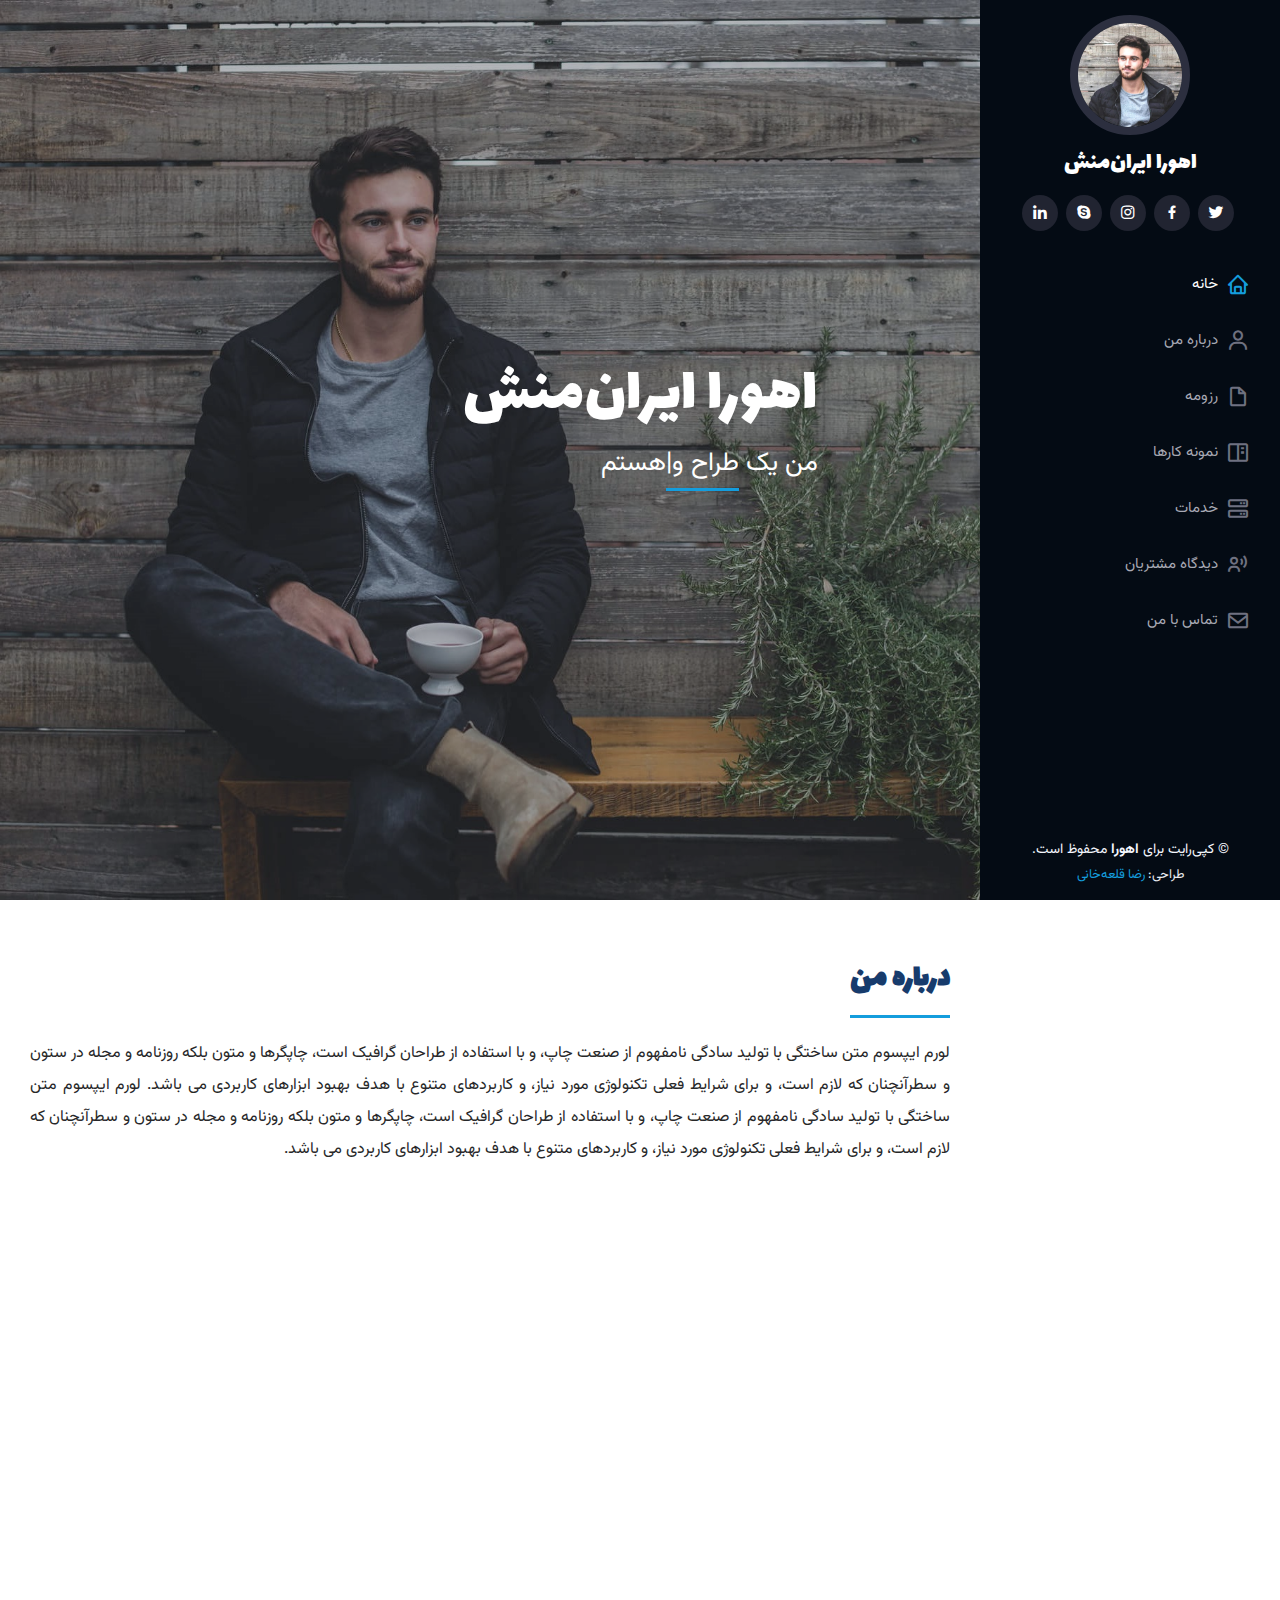
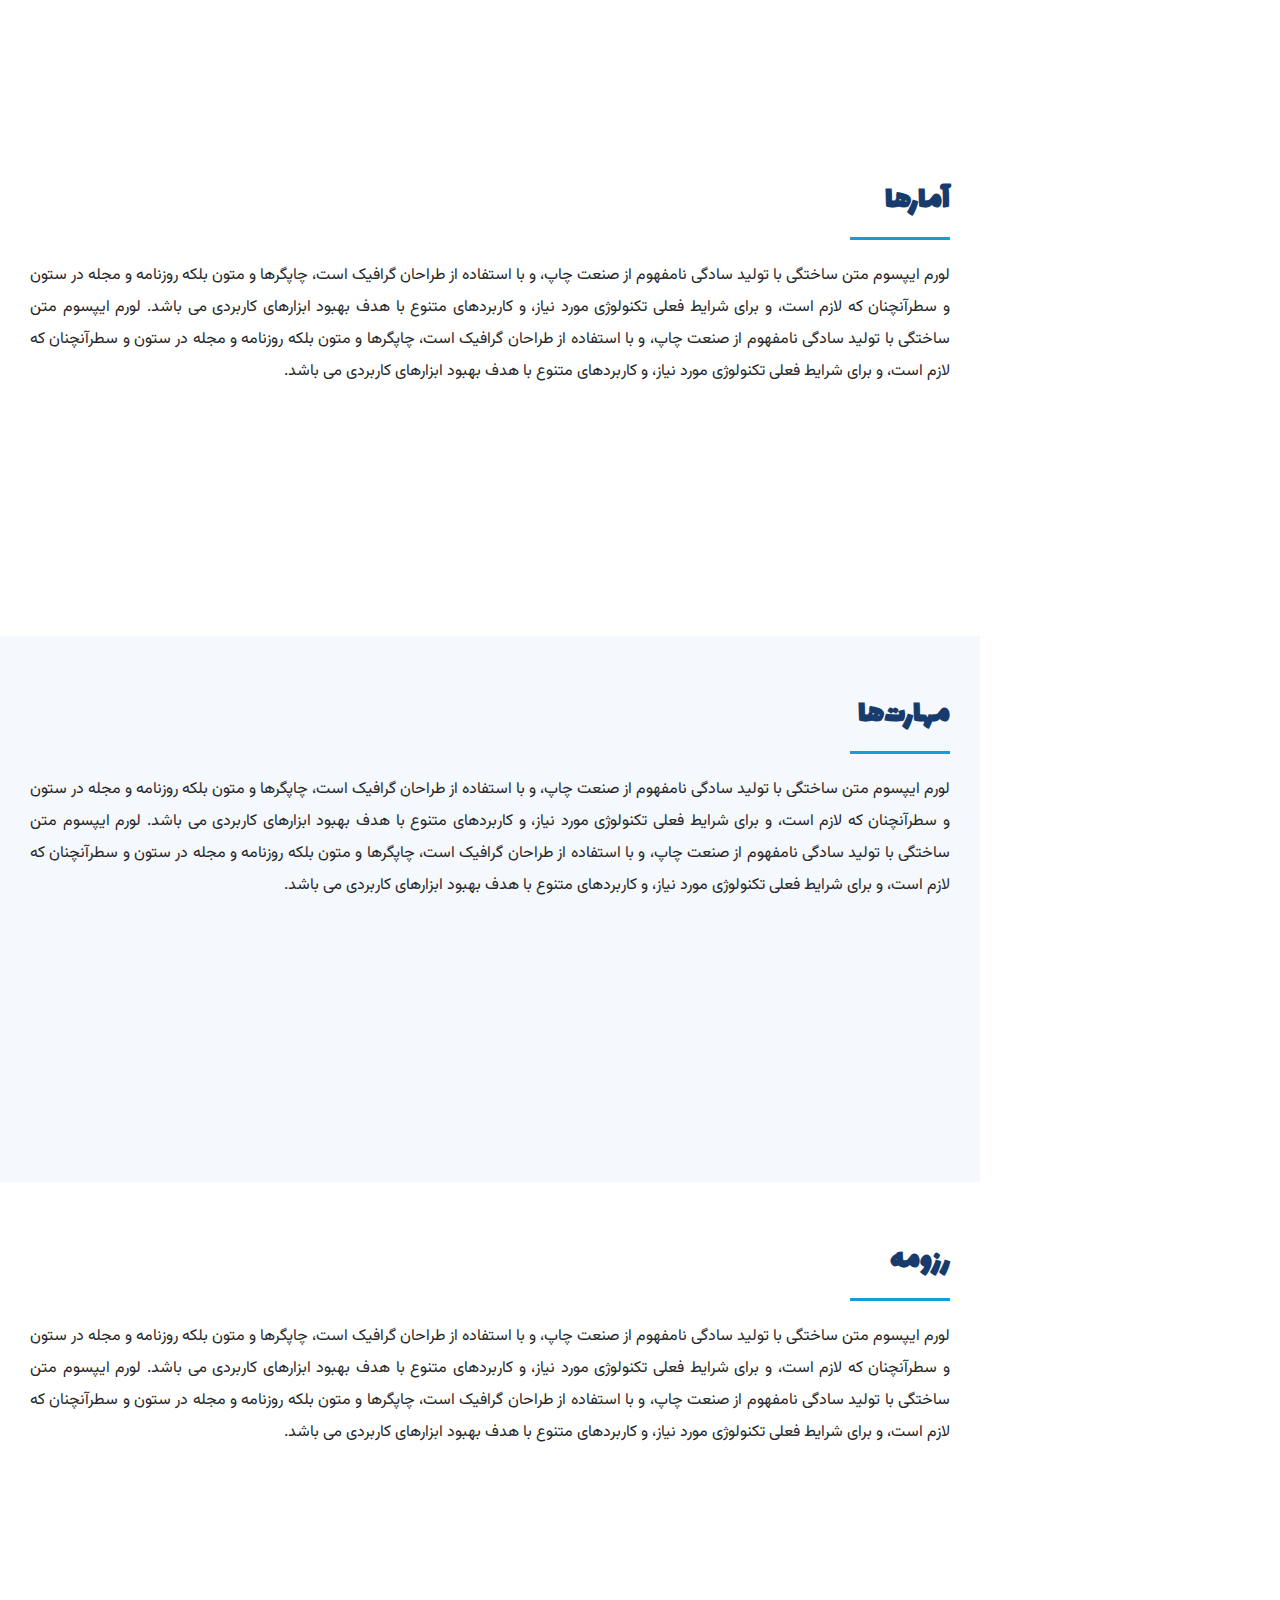
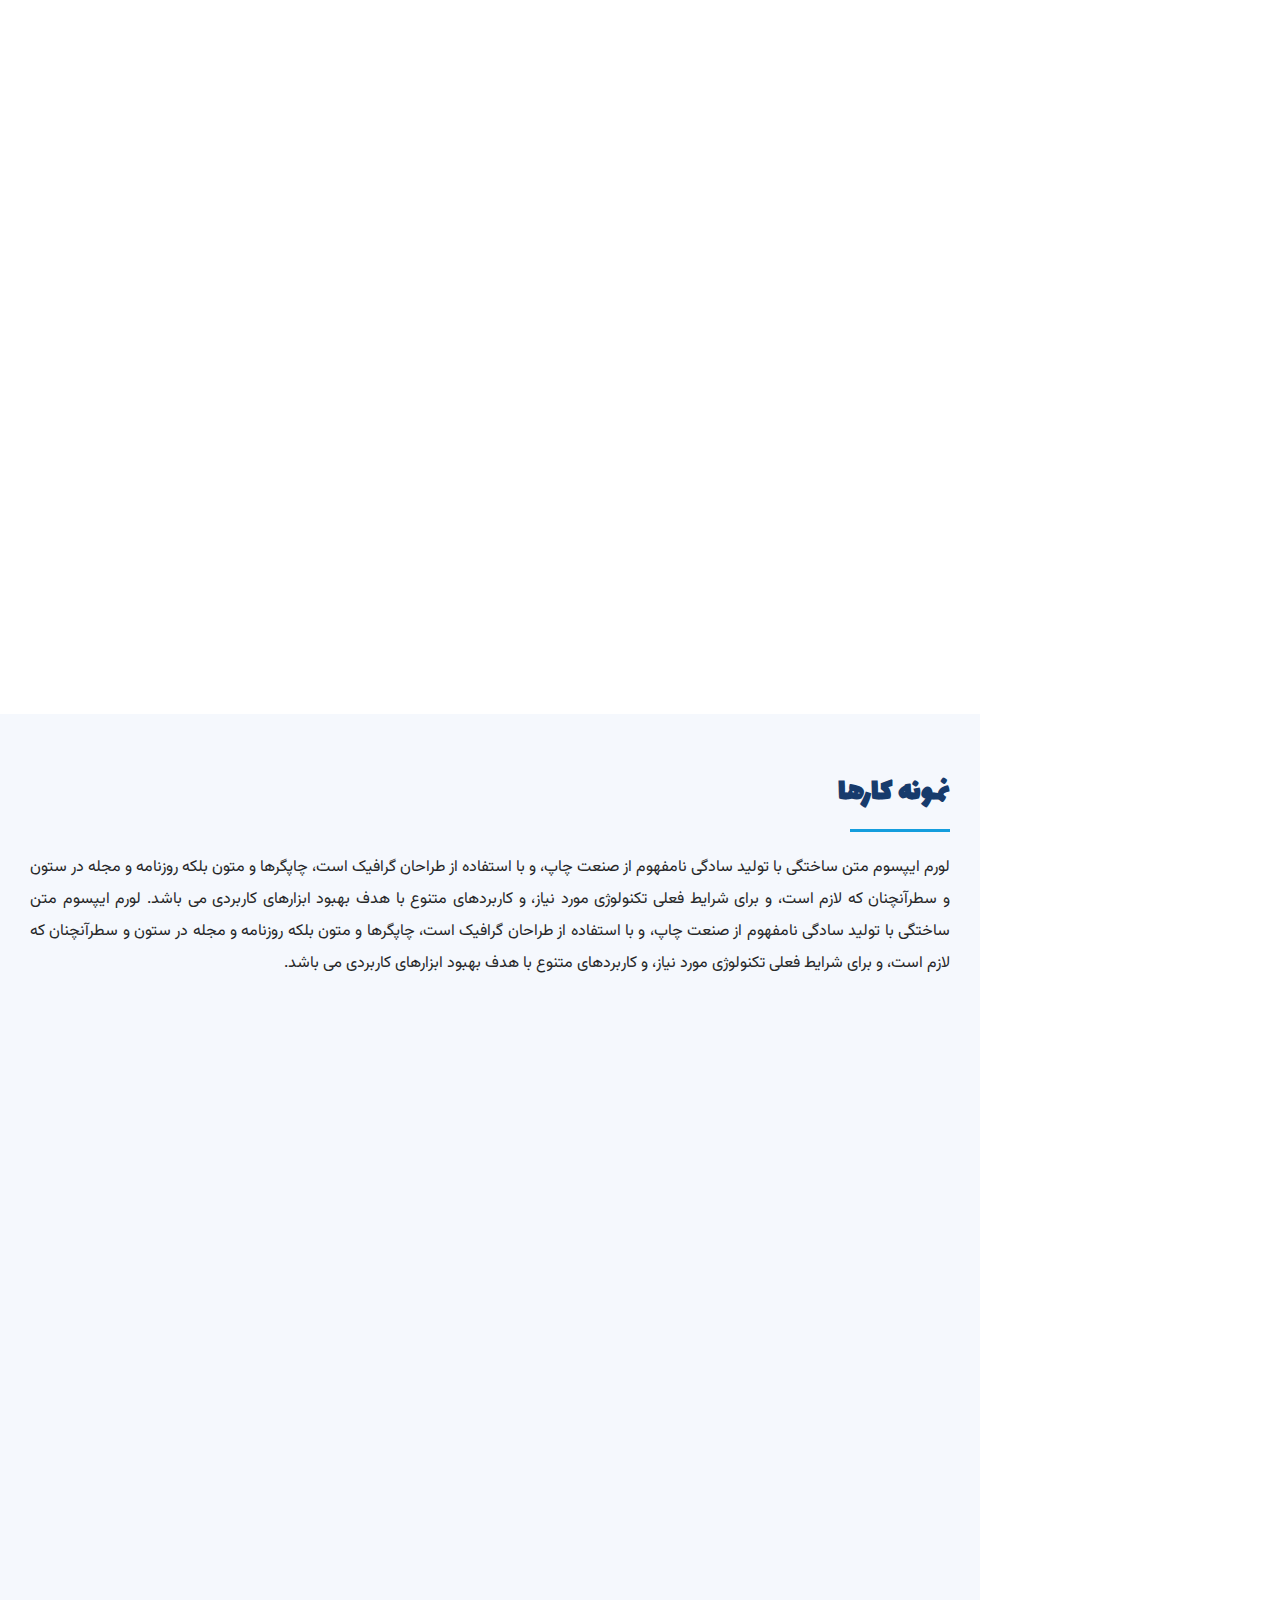
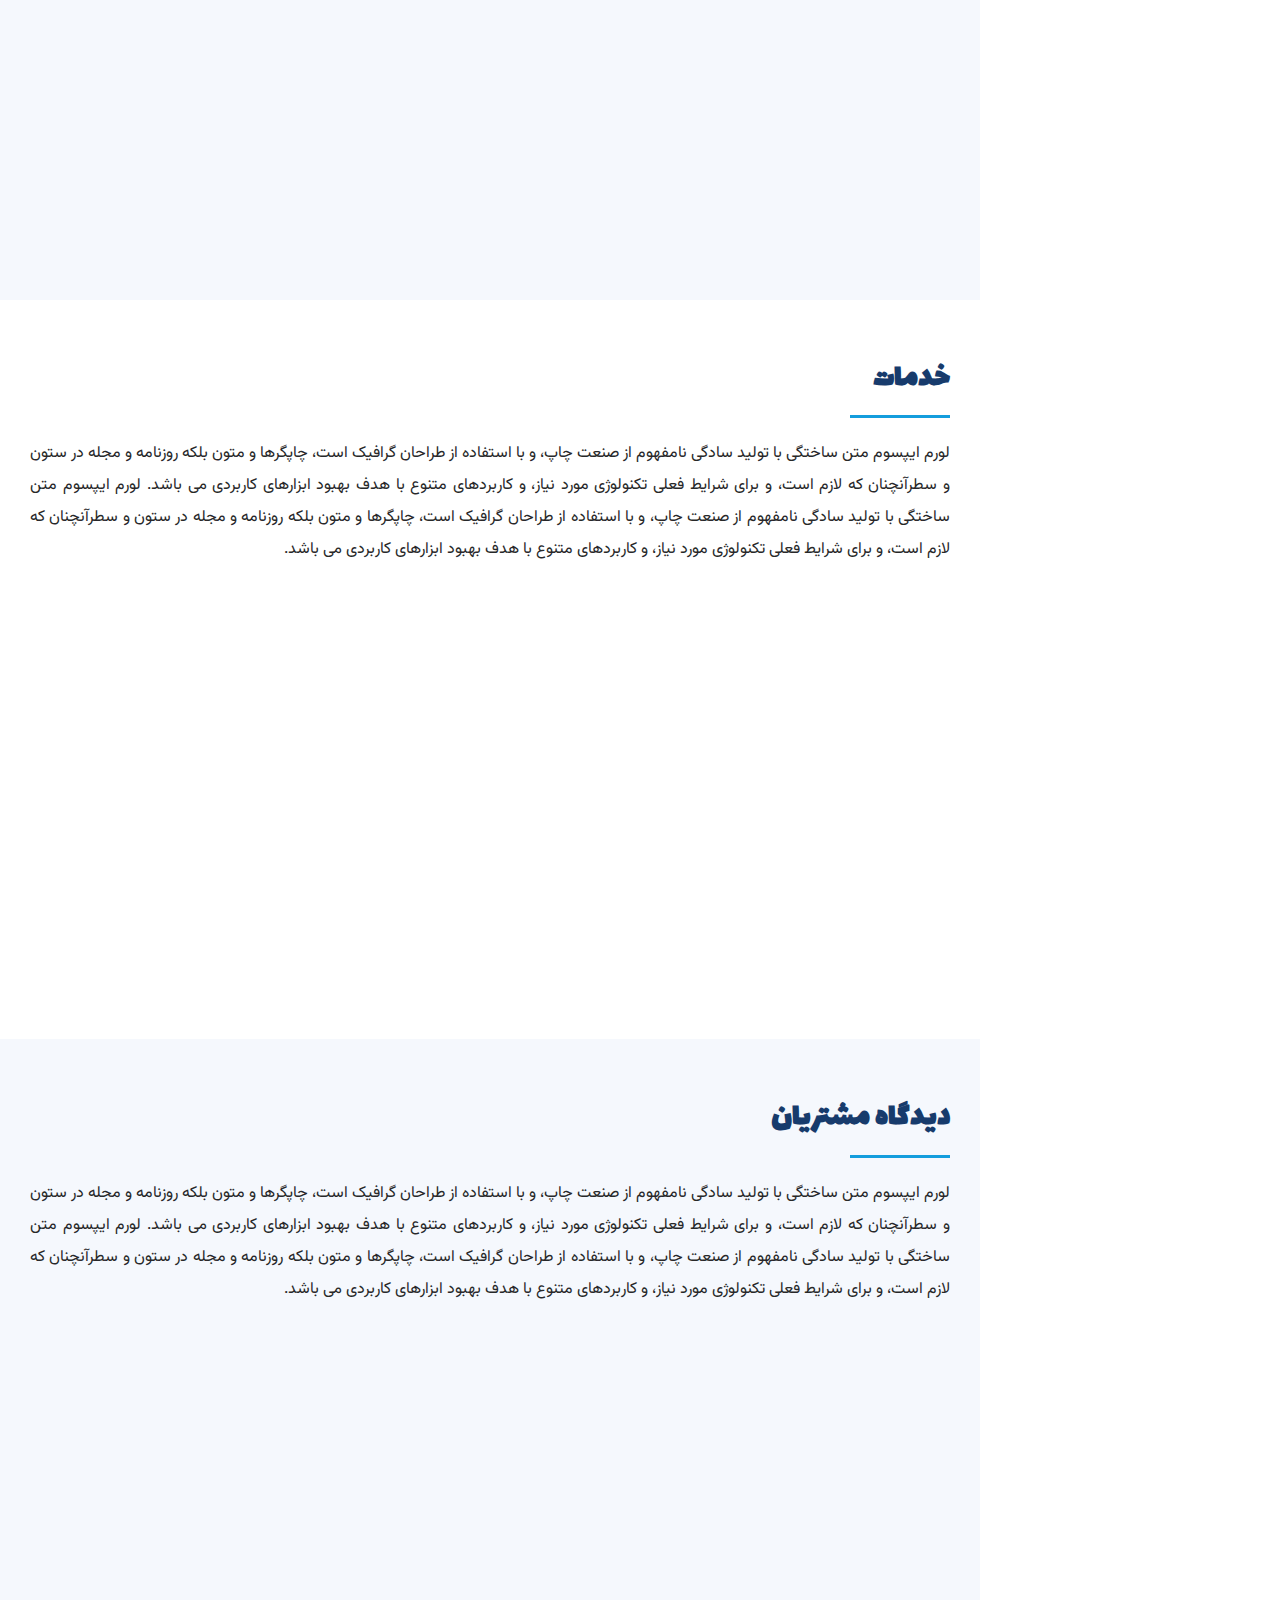
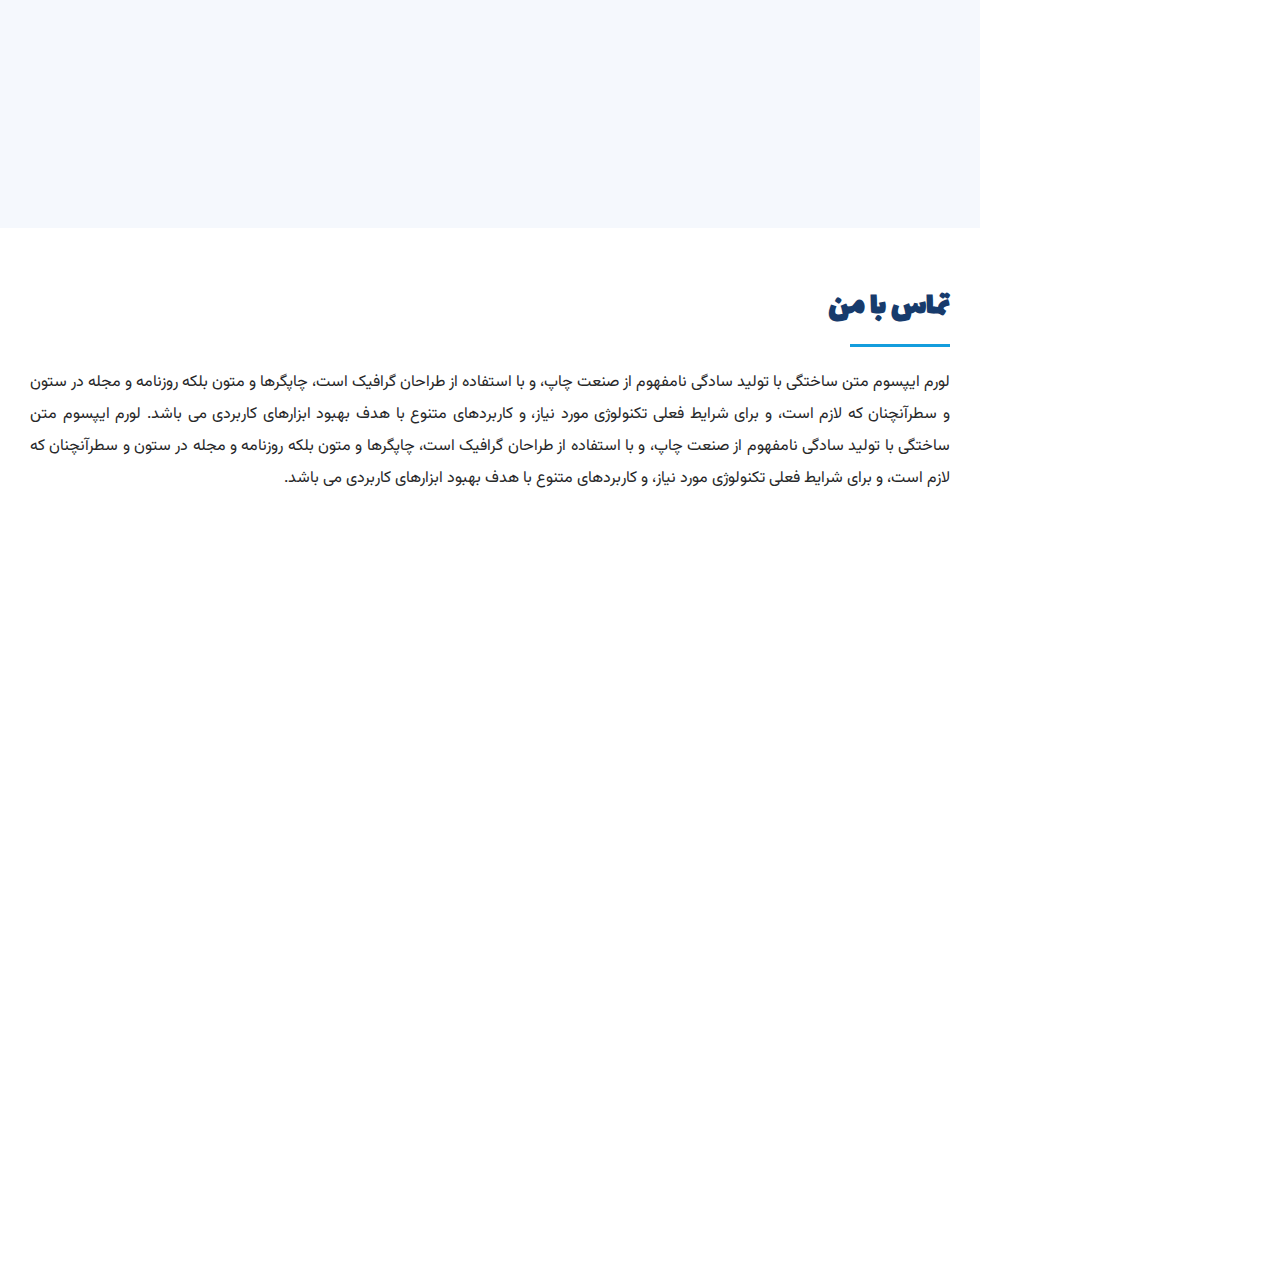
<file: index.html>
<!DOCTYPE html>
<html lang="fa_IR" dir="rtl">

<head>
  <meta charset="utf-8">
  <meta content="width=device-width, initial-scale=1.0" name="viewport">

  <title>اهورا ایران‌منش</title>
  <meta content="" name="description">
  <meta content="" name="keywords">

  <!-- Favicons -->
  <link href="assets/img/favicon.png" rel="icon">
  <link href="assets/img/apple-touch-icon.png" rel="apple-touch-icon">

  <!-- Vendor CSS Files -->
  <link href="assets/vendor/aos/aos.css" rel="stylesheet">
  <link href="assets/vendor/bootstrap/css/bootstrap.rtl.min.css" rel="stylesheet">
  <link href="assets/vendor/bootstrap-icons/bootstrap-icons.css" rel="stylesheet">
  <link href="assets/vendor/boxicons/css/boxicons.min.css" rel="stylesheet">
  <link href="assets/vendor/glightbox/css/glightbox.min.css" rel="stylesheet">
  <link href="assets/vendor/swiper/swiper-bundle.min.css" rel="stylesheet">

  <!-- Template Main CSS File -->
  <link href="assets/css/style.css" rel="stylesheet">

</head>

<body>

  <!-- ======= Mobile nav toggle button ======= -->
  <i class="bi bi-list mobile-nav-toggle d-xl-none"></i>

  <!-- ======= Header ======= -->
  <header id="header">
    <div class="d-flex flex-column">

      <div class="profile">
        <img src="assets/img/profile-img.jpg" alt="" class="img-fluid rounded-circle">
        <h1 class="text-light"><a href="index.html">اهورا ایران‌منش</a></h1>
        <div class="social-links mt-3 text-center">
          <a href="#" class="twitter"><i class="bx bxl-twitter"></i></a>
          <a href="#" class="facebook"><i class="bx bxl-facebook"></i></a>
          <a href="#" class="instagram"><i class="bx bxl-instagram"></i></a>
          <a href="#" class="google-plus"><i class="bx bxl-skype"></i></a>
          <a href="#" class="linkedin"><i class="bx bxl-linkedin"></i></a>
        </div>
      </div>

      <nav id="navbar" class="nav-menu navbar">
        <ul>
          <li><a href="#hero" class="nav-link scrollto active"><i class="bx bx-home"></i> <span>خانه</span></a></li>
          <li><a href="#about" class="nav-link scrollto"><i class="bx bx-user"></i> <span>درباره من</span></a></li>
          <li><a href="#resume" class="nav-link scrollto"><i class="bx bx-file-blank"></i> <span>رزومه</span></a></li>
          <li><a href="#portfolio" class="nav-link scrollto"><i class="bx bx-book-content"></i> <span>نمونه
                کارها</span></a></li>
          <li><a href="#services" class="nav-link scrollto"><i class="bx bx-server"></i> <span>خدمات</span></a></li>
          <li><a href="#testimonials" class="nav-link scrollto"><i class="bx bx-user-voice"></i> <span>دیدگاه مشتریان</span></a></li>
          <li><a href="#contact" class="nav-link scrollto"><i class="bx bx-envelope"></i> <span>تماس با من</span></a>
          </li>
        </ul>
      </nav><!-- .nav-menu -->
    </div>
  </header><!-- End Header -->

  <!-- ======= Hero Section ======= -->
  <section id="hero" class="d-flex flex-column justify-content-center align-items-center">
    <div class="hero-container" data-aos="fade-in">
      <h1>اهورا ایران‌منش</h1>
      <p>من یک <span class="typed" data-typed-items="طراح وب, توسعه‌دهنده پایتون, فریلنسر, لینوکس‌باز"></span>هستم</p>
    </div>
  </section><!-- End Hero -->

  <main id="main">

    <!-- ======= About Section ======= -->
    <section id="about" class="about">
      <div class="container">

        <div class="section-title">
          <h2>درباره من</h2>
          <p>لورم ایپسوم متن ساختگی با تولید سادگی نامفهوم از صنعت چاپ، و با استفاده از طراحان گرافیک است، چاپگرها و
            متون بلکه روزنامه و مجله در ستون و سطرآنچنان که لازم است، و برای شرایط فعلی تکنولوژی مورد نیاز، و کاربردهای
            متنوع با هدف بهبود ابزارهای کاربردی می باشد. لورم ایپسوم متن ساختگی با تولید سادگی نامفهوم از صنعت چاپ، و با
            استفاده از طراحان گرافیک است، چاپگرها و متون بلکه روزنامه و مجله در ستون و سطرآنچنان که لازم است، و برای
            شرایط فعلی تکنولوژی مورد نیاز، و کاربردهای متنوع با هدف بهبود ابزارهای کاربردی می باشد.</p>
        </div>

        <div class="row">
          <div class="col-lg-4" data-aos="fade-right">
            <img src="assets/img/profile-img.jpg" class="img-fluid" alt="">
          </div>
          <div class="col-lg-8 pt-4 pt-lg-0 content" data-aos="fade-left">
            <h3>طراح UI/UX و توسعه‌دهنده پایتون</h3>
            <p>
              لورم ایپسوم متن ساختگی با تولید سادگی نامفهوم از صنعت چاپ، و با استفاده از طراحان گرافیک است.
            </p>
            <div class="row mb-3">
              <div class="col-lg-6">
                <ul>
                  <li><i class="bi bi-chevron-left"></i> <strong>تاریخ تولد:</strong> <span>13 تیر ماه 1380</span></li>
                  <li><i class="bi bi-chevron-left"></i> <strong>آدرس وبسایت:</strong> <span>www.example.com</span></li>
                  <li><i class="bi bi-chevron-left"></i> <strong>شماره تماس:</strong> <span>09112223344</span></li>
                  <li><i class="bi bi-chevron-left"></i> <strong>شماره فکس:</strong> <span>02112345678</span></li>
                </ul>
              </div>
              <div class="col-lg-6">
                <ul>
                  <li><i class="bi bi-chevron-left"></i> <strong>سن:</strong> <span>23</span></li>
                  <li><i class="bi bi-chevron-left"></i> <strong>تحصیلات:</strong> <span>کارشناسی</span></li>
                  <li><i class="bi bi-chevron-left"></i> <strong>آدرس ایمیل:</strong> <span>email@example.com</span>
                  </li>
                  <li><i class="bi bi-chevron-left"></i> <strong>محل سکونت:</strong> <span>تهران</span></li>
                </ul>
              </div>
            </div>
            <p class="text-justify">
              لورم ایپسوم متن ساختگی با تولید سادگی نامفهوم از صنعت چاپ، و با استفاده از طراحان گرافیک است، چاپگرها و
              متون بلکه روزنامه و مجله در ستون و سطرآنچنان که لازم است، و برای شرایط فعلی تکنولوژی مورد نیاز، و
              کاربردهای متنوع با هدف بهبود ابزارهای کاربردی می باشد. لورم ایپسوم متن ساختگی با تولید سادگی نامفهوم از
              صنعت چاپ، و با استفاده از طراحان گرافیک است و برای شرایط فعلی تکنولوژی مورد نیاز، و کاربردهای متنوع با هدف
              بهبود ابزارهای کاربردی می باشد.
            </p>
          </div>
        </div>

      </div>
    </section><!-- End About Section -->

    <!-- ======= Facts Section ======= -->
    <section id="facts" class="facts">
      <div class="container">

        <div class="section-title">
          <h2>آمارها</h2>
          <p>لورم ایپسوم متن ساختگی با تولید سادگی نامفهوم از صنعت چاپ، و با استفاده از طراحان گرافیک است، چاپگرها و
            متون بلکه روزنامه و مجله در ستون و سطرآنچنان که لازم است، و برای شرایط فعلی تکنولوژی مورد نیاز، و کاربردهای
            متنوع با هدف بهبود ابزارهای کاربردی می باشد. لورم ایپسوم متن ساختگی با تولید سادگی نامفهوم از صنعت چاپ، و با
            استفاده از طراحان گرافیک است، چاپگرها و متون بلکه روزنامه و مجله در ستون و سطرآنچنان که لازم است، و برای
            شرایط فعلی تکنولوژی مورد نیاز، و کاربردهای متنوع با هدف بهبود ابزارهای کاربردی می باشد.</p>
        </div>

        <div class="row no-gutters">

          <div class="col-lg-3 col-md-6 d-md-flex align-items-md-stretch" data-aos="fade-up">
            <div class="count-box">
              <i class="bi bi-emoji-smile"></i>
              <span data-purecounter-start="0" data-purecounter-end="232" data-purecounter-duration="1"
                class="purecounter"></span>
              <p><strong>مشتری رضایتمند</strong> با افتخار</p>
            </div>
          </div>

          <div class="col-lg-3 col-md-6 d-md-flex align-items-md-stretch" data-aos="fade-up" data-aos-delay="100">
            <div class="count-box">
              <i class="bi bi-journal-richtext"></i>
              <span data-purecounter-start="0" data-purecounter-end="521" data-purecounter-duration="1"
                class="purecounter"></span>
              <p><strong>پروژه موفق</strong> انجام شده</p>
            </div>
          </div>

          <div class="col-lg-3 col-md-6 d-md-flex align-items-md-stretch" data-aos="fade-up" data-aos-delay="200">
            <div class="count-box">
              <i class="bi bi-headset"></i>
              <span data-purecounter-start="0" data-purecounter-end="1453" data-purecounter-duration="1"
                class="purecounter"></span>
              <p><strong>ساعت پشتیبانی</strong> سپری شده</p>
            </div>
          </div>

          <div class="col-lg-3 col-md-6 d-md-flex align-items-md-stretch" data-aos="fade-up" data-aos-delay="300">
            <div class="count-box">
              <i class="bi bi-people"></i>
              <span data-purecounter-start="0" data-purecounter-end="32" data-purecounter-duration="1"
                class="purecounter"></span>
              <p><strong>گواهینامه معتبر</strong> اخذ شده</p>
            </div>
          </div>

        </div>

      </div>
    </section><!-- End Facts Section -->

    <!-- ======= Skills Section ======= -->
    <section id="skills" class="skills section-bg">
      <div class="container">

        <div class="section-title">
          <h2>مهارت‌ها</h2>
          <p>لورم ایپسوم متن ساختگی با تولید سادگی نامفهوم از صنعت چاپ، و با استفاده از طراحان گرافیک است، چاپگرها و
            متون بلکه روزنامه و مجله در ستون و سطرآنچنان که لازم است، و برای شرایط فعلی تکنولوژی مورد نیاز، و کاربردهای
            متنوع با هدف بهبود ابزارهای کاربردی می باشد. لورم ایپسوم متن ساختگی با تولید سادگی نامفهوم از صنعت چاپ، و با
            استفاده از طراحان گرافیک است، چاپگرها و متون بلکه روزنامه و مجله در ستون و سطرآنچنان که لازم است، و برای
            شرایط فعلی تکنولوژی مورد نیاز، و کاربردهای متنوع با هدف بهبود ابزارهای کاربردی می باشد.</p>
        </div>

        <div class="row skills-content">

          <div class="col-lg-6" data-aos="fade-up">

            <div class="progress">
              <span class="skill">HTML <i class="val">100%</i></span>
              <div class="progress-bar-wrap">
                <div class="progress-bar" role="progressbar" aria-valuenow="100" aria-valuemin="0" aria-valuemax="100">
                </div>
              </div>
            </div>

            <div class="progress">
              <span class="skill">CSS <i class="val">90%</i></span>
              <div class="progress-bar-wrap">
                <div class="progress-bar" role="progressbar" aria-valuenow="90" aria-valuemin="0" aria-valuemax="100">
                </div>
              </div>
            </div>

            <div class="progress">
              <span class="skill">جاوا اسکریپت <i class="val">75%</i></span>
              <div class="progress-bar-wrap">
                <div class="progress-bar" role="progressbar" aria-valuenow="75" aria-valuemin="0" aria-valuemax="100">
                </div>
              </div>
            </div>

          </div>

          <div class="col-lg-6" data-aos="fade-up" data-aos-delay="100">

            <div class="progress">
              <span class="skill">PHP <i class="val">80%</i></span>
              <div class="progress-bar-wrap">
                <div class="progress-bar" role="progressbar" aria-valuenow="80" aria-valuemin="0" aria-valuemax="100">
                </div>
              </div>
            </div>

            <div class="progress">
              <span class="skill">وردپرس <i class="val">90%</i></span>
              <div class="progress-bar-wrap">
                <div class="progress-bar" role="progressbar" aria-valuenow="90" aria-valuemin="0" aria-valuemax="100">
                </div>
              </div>
            </div>

            <div class="progress">
              <span class="skill">پایتون <i class="val">55%</i></span>
              <div class="progress-bar-wrap">
                <div class="progress-bar" role="progressbar" aria-valuenow="55" aria-valuemin="0" aria-valuemax="100">
                </div>
              </div>
            </div>

          </div>

        </div>

      </div>
    </section><!-- End Skills Section -->

    <!-- ======= Resume Section ======= -->
    <section id="resume" class="resume">
      <div class="container">

        <div class="section-title">
          <h2>رزومه</h2>
          <p>لورم ایپسوم متن ساختگی با تولید سادگی نامفهوم از صنعت چاپ، و با استفاده از طراحان گرافیک است، چاپگرها و
            متون بلکه روزنامه و مجله در ستون و سطرآنچنان که لازم است، و برای شرایط فعلی تکنولوژی مورد نیاز، و کاربردهای
            متنوع با هدف بهبود ابزارهای کاربردی می باشد. لورم ایپسوم متن ساختگی با تولید سادگی نامفهوم از صنعت چاپ، و با
            استفاده از طراحان گرافیک است، چاپگرها و متون بلکه روزنامه و مجله در ستون و سطرآنچنان که لازم است، و برای
            شرایط فعلی تکنولوژی مورد نیاز، و کاربردهای متنوع با هدف بهبود ابزارهای کاربردی می باشد.</p>
        </div>

        <div class="row">
          <div class="col-lg-6" data-aos="fade-up">
            <h3 class="resume-title">خلاصه</h3>
            <div class="resume-item pb-0">
              <h4>اهورا ایران‌منش</h4>
              <p>لورم ایپسوم متن ساختگی با تولید سادگی نامفهوم از صنعت چاپ، و با استفاده از طراحان گرافیک است، چاپگرها و
                متون بلکه روزنامه و مجله در ستون و سطرآنچنان که لازم است.</p>
              <ul>
                <li>ایران - تهران</li>
                <li>09112223344</li>
                <li>info@example.com</li>
              </ul>
            </div>

            <h3 class="resume-title">تحصیلات</h3>
            <div class="resume-item">
              <h4>کارشناسی ارشد مهندسی کامپیوتر - نرم‌افزار</h4>
              <h5>1402-1404</h5>
              <p><em>دانشگاه صنعتی شریف</em></p>
              <p>لورم ایپسوم متن ساختگی با تولید سادگی نامفهوم از صنعت چاپ، و با استفاده از طراحان گرافیک است، چاپگرها و
                متون بلکه روزنامه و مجله در ستون و سطرآنچنان که لازم است.</p>
            </div>
            <div class="resume-item">
              <h4>کارشناسی مهندسی کامپیوتر - نرم‌افزار</h4>
              <h5>1398-1402</h5>
              <p><em>دانشگاه صنعتی شریف</em></p>
              <p>لورم ایپسوم متن ساختگی با تولید سادگی نامفهوم از صنعت چاپ، و با استفاده از طراحان گرافیک است، چاپگرها و
                متون بلکه روزنامه و مجله در ستون و سطرآنچنان که لازم است.</p>
            </div>
          </div>
          <div class="col-lg-6" data-aos="fade-up" data-aos-delay="100">
            <h3 class="resume-title">تجربه‌های کاری</h3>
            <div class="resume-item">
              <h4>توسعه‌دهنده ارشد پایتون</h4>
              <h5>1401-1402</h5>
              <p><em>شرکت برنامه‌نویسان جوان ایران</em></p>
              <ul>
                <li>لورم ایپسوم متن ساختگی با تولید سادگی نامفهوم از صنعت چاپ</li>
                <li>لورم ایپسوم متن ساختگی با تولید سادگی نامفهوم از صنعت چاپ</li>
                <li>لورم ایپسوم متن ساختگی با تولید سادگی نامفهوم از صنعت چاپ</li>
                <li>لورم ایپسوم متن ساختگی با تولید سادگی نامفهوم از صنعت چاپ</li>
              </ul>
            </div>
            <div class="resume-item">
              <h4>برنامه‌نویس فرانت‌اند</h4>
              <h5>1399-1401</h5>
              <p><em>شرکت مهندسی توسعه وب</em></p>
              <ul>
                <li>لورم ایپسوم متن ساختگی با تولید سادگی نامفهوم از صنعت چاپ</li>
                <li>لورم ایپسوم متن ساختگی با تولید سادگی نامفهوم از صنعت چاپ</li>
                <li>لورم ایپسوم متن ساختگی با تولید سادگی نامفهوم از صنعت چاپ</li>
                <li>لورم ایپسوم متن ساختگی با تولید سادگی نامفهوم از صنعت چاپ</li>
              </ul>
            </div>
          </div>
        </div>

      </div>
    </section><!-- End Resume Section -->

    <!-- ======= Portfolio Section ======= -->
    <section id="portfolio" class="portfolio section-bg">
      <div class="container">

        <div class="section-title">
          <h2>نمونه کارها</h2>
          <p>لورم ایپسوم متن ساختگی با تولید سادگی نامفهوم از صنعت چاپ، و با استفاده از طراحان گرافیک است، چاپگرها و
            متون بلکه روزنامه و مجله در ستون و سطرآنچنان که لازم است، و برای شرایط فعلی تکنولوژی مورد نیاز، و کاربردهای
            متنوع با هدف بهبود ابزارهای کاربردی می باشد. لورم ایپسوم متن ساختگی با تولید سادگی نامفهوم از صنعت چاپ، و با
            استفاده از طراحان گرافیک است، چاپگرها و متون بلکه روزنامه و مجله در ستون و سطرآنچنان که لازم است، و برای
            شرایط فعلی تکنولوژی مورد نیاز، و کاربردهای متنوع با هدف بهبود ابزارهای کاربردی می باشد.</p>
        </div>

        <div class="row" data-aos="fade-up">
          <div class="col-lg-12 d-flex justify-content-center">
            <ul id="portfolio-flters">
              <li data-filter="*" class="filter-active">همه</li>
              <li data-filter=".filter-app">اپ اندروید</li>
              <li data-filter=".filter-card">برنامه‌های کاربردی</li>
              <li data-filter=".filter-web">وبسایت</li>
            </ul>
          </div>
        </div>

        <div class="row portfolio-container" data-aos="fade-up" data-aos-delay="100">

          <div class="col-lg-4 col-md-6 portfolio-item filter-app">
            <div class="portfolio-wrap">
              <img src="assets/img/portfolio/portfolio-1.jpg" class="img-fluid" alt="">
              <div class="portfolio-links">
                <a href="assets/img/portfolio/portfolio-1.jpg" data-gallery="portfolioGallery"
                  class="portfolio-lightbox" title="اپ اندروید 1"><i class="bx bx-plus"></i></a>
                <a href="portfolio-details.html" title="اطلاعات بیشتر"><i class="bx bx-link"></i></a>
              </div>
            </div>
          </div>

          <div class="col-lg-4 col-md-6 portfolio-item filter-web">
            <div class="portfolio-wrap">
              <img src="assets/img/portfolio/portfolio-2.jpg" class="img-fluid" alt="">
              <div class="portfolio-links">
                <a href="assets/img/portfolio/portfolio-2.jpg" data-gallery="portfolioGallery"
                  class="portfolio-lightbox" title="وبسایت 3"><i class="bx bx-plus"></i></a>
                <a href="portfolio-details.html" title="اطلاعات بیشتر"><i class="bx bx-link"></i></a>
              </div>
            </div>
          </div>

          <div class="col-lg-4 col-md-6 portfolio-item filter-app">
            <div class="portfolio-wrap">
              <img src="assets/img/portfolio/portfolio-3.jpg" class="img-fluid" alt="">
              <div class="portfolio-links">
                <a href="assets/img/portfolio/portfolio-3.jpg" data-gallery="portfolioGallery"
                  class="portfolio-lightbox" title="اپ اندروید 2"><i class="bx bx-plus"></i></a>
                <a href="portfolio-details.html" title="اطلاعات بیشتر"><i class="bx bx-link"></i></a>
              </div>
            </div>
          </div>

          <div class="col-lg-4 col-md-6 portfolio-item filter-card">
            <div class="portfolio-wrap">
              <img src="assets/img/portfolio/portfolio-4.jpg" class="img-fluid" alt="">
              <div class="portfolio-links">
                <a href="assets/img/portfolio/portfolio-4.jpg" data-gallery="portfolioGallery"
                  class="portfolio-lightbox" title="برنامه کاربردی 2"><i class="bx bx-plus"></i></a>
                <a href="portfolio-details.html" title="اطلاعات بیشتر"><i class="bx bx-link"></i></a>
              </div>
            </div>
          </div>

          <div class="col-lg-4 col-md-6 portfolio-item filter-web">
            <div class="portfolio-wrap">
              <img src="assets/img/portfolio/portfolio-5.jpg" class="img-fluid" alt="">
              <div class="portfolio-links">
                <a href="assets/img/portfolio/portfolio-5.jpg" data-gallery="portfolioGallery"
                  class="portfolio-lightbox" title="وبسایت 2"><i class="bx bx-plus"></i></a>
                <a href="portfolio-details.html" title="اطلاعات بیشتر"><i class="bx bx-link"></i></a>
              </div>
            </div>
          </div>

          <div class="col-lg-4 col-md-6 portfolio-item filter-app">
            <div class="portfolio-wrap">
              <img src="assets/img/portfolio/portfolio-6.jpg" class="img-fluid" alt="">
              <div class="portfolio-links">
                <a href="assets/img/portfolio/portfolio-6.jpg" data-gallery="portfolioGallery"
                  class="portfolio-lightbox" title="اپ اندروید 3"><i class="bx bx-plus"></i></a>
                <a href="portfolio-details.html" title="اطلاعات بیشتر"><i class="bx bx-link"></i></a>
              </div>
            </div>
          </div>

          <div class="col-lg-4 col-md-6 portfolio-item filter-card">
            <div class="portfolio-wrap">
              <img src="assets/img/portfolio/portfolio-7.jpg" class="img-fluid" alt="">
              <div class="portfolio-links">
                <a href="assets/img/portfolio/portfolio-7.jpg" data-gallery="portfolioGallery"
                  class="portfolio-lightbox" title="برنامه کاربردی 1"><i class="bx bx-plus"></i></a>
                <a href="portfolio-details.html" title="اطلاعات بیشتر"><i class="bx bx-link"></i></a>
              </div>
            </div>
          </div>

          <div class="col-lg-4 col-md-6 portfolio-item filter-card">
            <div class="portfolio-wrap">
              <img src="assets/img/portfolio/portfolio-8.jpg" class="img-fluid" alt="">
              <div class="portfolio-links">
                <a href="assets/img/portfolio/portfolio-8.jpg" data-gallery="portfolioGallery"
                  class="portfolio-lightbox" title="برنامه کاربردی 3"><i class="bx bx-plus"></i></a>
                <a href="portfolio-details.html" title="اطلاعات بیشتر"><i class="bx bx-link"></i></a>
              </div>
            </div>
          </div>

          <div class="col-lg-4 col-md-6 portfolio-item filter-web">
            <div class="portfolio-wrap">
              <img src="assets/img/portfolio/portfolio-9.jpg" class="img-fluid" alt="">
              <div class="portfolio-links">
                <a href="assets/img/portfolio/portfolio-9.jpg" data-gallery="portfolioGallery"
                  class="portfolio-lightbox" title="وبسایت 3"><i class="bx bx-plus"></i></a>
                <a href="portfolio-details.html" title="اطلاعات بیشتر"><i class="bx bx-link"></i></a>
              </div>
            </div>
          </div>

        </div>

      </div>
    </section><!-- End Portfolio Section -->

    <!-- ======= Services Section ======= -->
    <section id="services" class="services">
      <div class="container">

        <div class="section-title">
          <h2>خدمات</h2>
          <p>لورم ایپسوم متن ساختگی با تولید سادگی نامفهوم از صنعت چاپ، و با استفاده از طراحان گرافیک است، چاپگرها و
            متون بلکه روزنامه و مجله در ستون و سطرآنچنان که لازم است، و برای شرایط فعلی تکنولوژی مورد نیاز، و کاربردهای
            متنوع با هدف بهبود ابزارهای کاربردی می باشد. لورم ایپسوم متن ساختگی با تولید سادگی نامفهوم از صنعت چاپ، و با
            استفاده از طراحان گرافیک است، چاپگرها و متون بلکه روزنامه و مجله در ستون و سطرآنچنان که لازم است، و برای
            شرایط فعلی تکنولوژی مورد نیاز، و کاربردهای متنوع با هدف بهبود ابزارهای کاربردی می باشد.</p>
        </div>

        <div class="row">
          <div class="col-lg-4 col-md-6 icon-box" data-aos="fade-up">
            <div class="icon"><i class="bi bi-briefcase"></i></div>
            <h4 class="title"><a href="">طراحی سایت</a></h4>
            <p class="description">لورم ایپسوم متن ساختگی با تولید سادگی نامفهوم از صنعت چاپ، و با استفاده از طراحان گرافیک است، چاپگرها و متون بلکه روزنامه و مجله در ستون و سطرآنچنان که لازم است.</p>
          </div>
          <div class="col-lg-4 col-md-6 icon-box" data-aos="fade-up" data-aos-delay="100">
            <div class="icon"><i class="bi bi-card-checklist"></i></div>
            <h4 class="title"><a href="">پشتیبانی سایت</a></h4>
            <p class="description">لورم ایپسوم متن ساختگی با تولید سادگی نامفهوم از صنعت چاپ، و با استفاده از طراحان گرافیک است، چاپگرها و متون بلکه روزنامه و مجله در ستون و سطرآنچنان که لازم است.</p>
          </div>
          <div class="col-lg-4 col-md-6 icon-box" data-aos="fade-up" data-aos-delay="200">
            <div class="icon"><i class="bi bi-bar-chart"></i></div>
            <h4 class="title"><a href="">خرید سرور</a></h4>
            <p class="description">لورم ایپسوم متن ساختگی با تولید سادگی نامفهوم از صنعت چاپ، و با استفاده از طراحان گرافیک است، چاپگرها و متون بلکه روزنامه و مجله در ستون و سطرآنچنان که لازم است.</p>
          </div>
          <div class="col-lg-4 col-md-6 icon-box" data-aos="fade-up" data-aos-delay="300">
            <div class="icon"><i class="bi bi-binoculars"></i></div>
            <h4 class="title"><a href="">ارائه هاست</a></h4>
            <p class="description">لورم ایپسوم متن ساختگی با تولید سادگی نامفهوم از صنعت چاپ، و با استفاده از طراحان گرافیک است، چاپگرها و متون بلکه روزنامه و مجله در ستون و سطرآنچنان که لازم است.</p>
          </div>
          <div class="col-lg-4 col-md-6 icon-box" data-aos="fade-up" data-aos-delay="400">
            <div class="icon"><i class="bi bi-brightness-high"></i></div>
            <h4 class="title"><a href="">توسعه قابلیت‌ها</a></h4>
            <p class="description">لورم ایپسوم متن ساختگی با تولید سادگی نامفهوم از صنعت چاپ، و با استفاده از طراحان گرافیک است، چاپگرها و متون بلکه روزنامه و مجله در ستون و سطرآنچنان که لازم است.</p>
          </div>
          <div class="col-lg-4 col-md-6 icon-box" data-aos="fade-up" data-aos-delay="500">
            <div class="icon"><i class="bi bi-calendar4-week"></i></div>
            <h4 class="title"><a href="">آموزش آنلاین</a></h4>
            <p class="description">لورم ایپسوم متن ساختگی با تولید سادگی نامفهوم از صنعت چاپ، و با استفاده از طراحان گرافیک است، چاپگرها و متون بلکه روزنامه و مجله در ستون و سطرآنچنان که لازم است.</p>
          </div>
        </div>

      </div>
    </section><!-- End Services Section -->

    <!-- ======= Testimonials Section ======= -->
    <section id="testimonials" class="testimonials section-bg">
      <div class="container">

        <div class="section-title">
          <h2>دیدگاه مشتریان</h2>
          <p>لورم ایپسوم متن ساختگی با تولید سادگی نامفهوم از صنعت چاپ، و با استفاده از طراحان گرافیک است، چاپگرها و
            متون بلکه روزنامه و مجله در ستون و سطرآنچنان که لازم است، و برای شرایط فعلی تکنولوژی مورد نیاز، و کاربردهای
            متنوع با هدف بهبود ابزارهای کاربردی می باشد. لورم ایپسوم متن ساختگی با تولید سادگی نامفهوم از صنعت چاپ، و با
            استفاده از طراحان گرافیک است، چاپگرها و متون بلکه روزنامه و مجله در ستون و سطرآنچنان که لازم است، و برای
            شرایط فعلی تکنولوژی مورد نیاز، و کاربردهای متنوع با هدف بهبود ابزارهای کاربردی می باشد.</p>
        </div>

        <div class="testimonials-slider swiper" data-aos="fade-up" data-aos-delay="100">
          <div class="swiper-wrapper">

            <div class="swiper-slide">
              <div class="testimonial-item" data-aos="fade-up">
                <p>
                  <i class="bx bxs-quote-alt-right quote-icon-right"></i>
                  لورم ایپسوم متن ساختگی با تولید سادگی نامفهوم از صنعت چاپ، و با استفاده از طراحان گرافیک است، چاپگرها و متون بلکه روزنامه و مجله در ستون و سطرآنچنان که لازم است.
                  <i class="bx bxs-quote-alt-left quote-icon-left"></i>
                </p>
                <img src="assets/img/testimonials/testimonials-1.jpg" class="testimonial-img" alt="">
                <h3>امیر امیری</h3>
                <h4>مدیرعامل شستا</h4>
              </div>
            </div><!-- End testimonial item -->

            <div class="swiper-slide">
              <div class="testimonial-item" data-aos="fade-up" data-aos-delay="100">
                <p>
                  <i class="bx bxs-quote-alt-right quote-icon-right"></i>
                  لورم ایپسوم متن ساختگی با تولید سادگی نامفهوم از صنعت چاپ، و با استفاده از طراحان گرافیک است، چاپگرها و متون بلکه روزنامه و مجله در ستون و سطرآنچنان که لازم است.
                  <i class="bx bxs-quote-alt-left quote-icon-left"></i>
                </p>
                <img src="assets/img/testimonials/testimonials-2.jpg" class="testimonial-img" alt="">
                <h3>سارا سارازاده</h3>
                <h4>بنیانگذار وبینا</h4>
              </div>
            </div><!-- End testimonial item -->

            <div class="swiper-slide">
              <div class="testimonial-item" data-aos="fade-up" data-aos-delay="200">
                <p>
                  <i class="bx bxs-quote-alt-right quote-icon-right"></i>
                  لورم ایپسوم متن ساختگی با تولید سادگی نامفهوم از صنعت چاپ، و با استفاده از طراحان گرافیک است، چاپگرها و متون بلکه روزنامه و مجله در ستون و سطرآنچنان که لازم است.
                  <i class="bx bxs-quote-alt-left quote-icon-left"></i>
                </p>
                <img src="assets/img/testimonials/testimonials-3.jpg" class="testimonial-img" alt="">
                <h3>مریم مریمی</h3>
                <h4>متخصص مغز و اعصاب</h4>
              </div>
            </div><!-- End testimonial item -->

            <div class="swiper-slide">
              <div class="testimonial-item" data-aos="fade-up" data-aos-delay="300">
                <p>
                  <i class="bx bxs-quote-alt-right quote-icon-right"></i>
                  لورم ایپسوم متن ساختگی با تولید سادگی نامفهوم از صنعت چاپ، و با استفاده از طراحان گرافیک است، چاپگرها و متون بلکه روزنامه و مجله در ستون و سطرآنچنان که لازم است.
                  <i class="bx bxs-quote-alt-left quote-icon-left"></i>
                </p>
                <img src="assets/img/testimonials/testimonials-4.jpg" class="testimonial-img" alt="">
                <h3>احسان احسانی</h3>
                <h4>فریلنسر</h4>
              </div>
            </div><!-- End testimonial item -->

            <div class="swiper-slide">
              <div class="testimonial-item" data-aos="fade-up" data-aos-delay="400">
                <p>
                  <i class="bx bxs-quote-alt-right quote-icon-right"></i>
                  لورم ایپسوم متن ساختگی با تولید سادگی نامفهوم از صنعت چاپ، و با استفاده از طراحان گرافیک است، چاپگرها و متون بلکه روزنامه و مجله در ستون و سطرآنچنان که لازم است.
                  <i class="bx bxs-quote-alt-left quote-icon-left"></i>
                </p>
                <img src="assets/img/testimonials/testimonials-5.jpg" class="testimonial-img" alt="">
                <h3>جعفر جعفری</h3>
                <h4>عکاس خیابانی</h4>
              </div>
            </div><!-- End testimonial item -->

          </div>
          <div class="swiper-pagination"></div>
        </div>

      </div>
    </section><!-- End Testimonials Section -->

    <!-- ======= Contact Section ======= -->
    <section id="contact" class="contact">
      <div class="container">

        <div class="section-title">
          <h2>تماس با من</h2>
          <p>لورم ایپسوم متن ساختگی با تولید سادگی نامفهوم از صنعت چاپ، و با استفاده از طراحان گرافیک است، چاپگرها و
            متون بلکه روزنامه و مجله در ستون و سطرآنچنان که لازم است، و برای شرایط فعلی تکنولوژی مورد نیاز، و کاربردهای
            متنوع با هدف بهبود ابزارهای کاربردی می باشد. لورم ایپسوم متن ساختگی با تولید سادگی نامفهوم از صنعت چاپ، و با
            استفاده از طراحان گرافیک است، چاپگرها و متون بلکه روزنامه و مجله در ستون و سطرآنچنان که لازم است، و برای
            شرایط فعلی تکنولوژی مورد نیاز، و کاربردهای متنوع با هدف بهبود ابزارهای کاربردی می باشد.</p>
        </div>

        <div class="row" data-aos="fade-in">

          <div class="col-lg-5 d-flex align-items-stretch">
            <div class="info">
              <div class="address">
                <i class="bi bi-geo-alt"></i>
                <h4>آدرس:</h4>
                <p>ایران، تهران، میدان آزادی، کوچه اول</p>
              </div>

              <div class="email">
                <i class="bi bi-envelope"></i>
                <h4>آدرس ایمیل:</h4>
                <p>info@example.com</p>
              </div>

              <div class="phone">
                <i class="bi bi-phone"></i>
                <h4>شماره تماس:</h4>
                <p>09112223344</p>
              </div>

              <iframe
                src="https://www.google.com/maps/embed?pb=!1m14!1m8!1m3!1d12097.433213460943!2d-74.0062269!3d40.7101282!3m2!1i1024!2i768!4f13.1!3m3!1m2!1s0x0%3A0xb89d1fe6bc499443!2sDowntown+Conference+Center!5e0!3m2!1smk!2sbg!4v1539943755621"
                frameborder="0" style="border:0; width: 100%; height: 290px;" allowfullscreen></iframe>
            </div>

          </div>

          <div class="col-lg-7 mt-5 mt-lg-0 d-flex align-items-stretch">
            <form action="" method="post" role="form" class="php-email-form">
              <div class="row">
                <div class="form-group col-md-6">
                  <label for="name">نام و نام خانوادگی</label>
                  <input type="text" name="name" class="form-control" id="name" required>
                </div>
                <div class="form-group col-md-6">
                  <label for="name">آدرس ایمیل</label>
                  <input type="email" class="form-control" name="email" id="email" required>
                </div>
              </div>
              <div class="form-group">
                <label for="name">موضوع پیام</label>
                <input type="text" class="form-control" name="subject" id="subject" required>
              </div>
              <div class="form-group">
                <label for="name">متن پیام</label>
                <textarea class="form-control" name="message" rows="10" required></textarea>
              </div>
              <div class="text-center"><button type="submit">ارسال پیام</button></div>
            </form>
          </div>

        </div>

      </div>
    </section><!-- End Contact Section -->

  </main><!-- End #main -->

  <!-- ======= Footer ======= -->
  <footer id="footer">
    <div class="container">
      <div class="copyright">
        &copy; کپی‌رایت برای <strong><span>اهورا</span></strong> محفوظ است.
      </div>
      <div class="credits">
        طراحی: <a href="https://byreza.net/">رضا قلعه‌خانی</a>
      </div>
    </div>
  </footer><!-- End  Footer -->

  <a href="#" class="back-to-top d-flex align-items-center justify-content-center"><i
      class="bi bi-arrow-up-short"></i></a>

  <!-- Vendor JS Files -->
  <script src="assets/vendor/purecounter/purecounter_vanilla.js"></script>
  <script src="assets/vendor/aos/aos.js"></script>
  <script src="assets/vendor/bootstrap/js/bootstrap.bundle.min.js"></script>
  <script src="assets/vendor/glightbox/js/glightbox.min.js"></script>
  <script src="assets/vendor/isotope-layout/isotope.pkgd.min.js"></script>
  <script src="assets/vendor/swiper/swiper-bundle.min.js"></script>
  <script src="assets/vendor/typed.js/typed.umd.js"></script>
  <script src="assets/vendor/waypoints/noframework.waypoints.js"></script>

  <!-- Template Main JS File -->
  <script src="assets/js/main.js"></script>

</body>

</html>
</file>
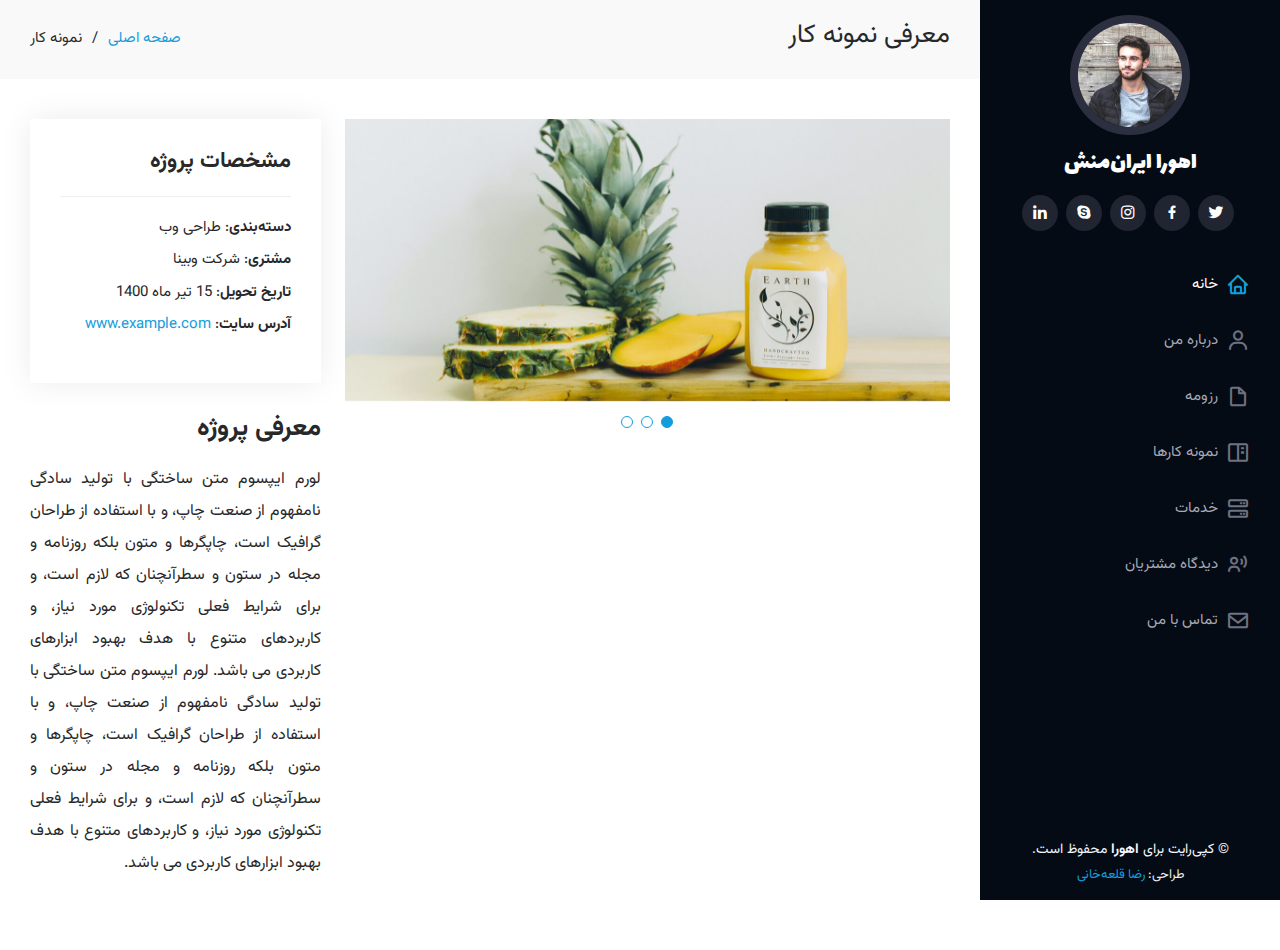
<file: portfolio-details.html>
<!DOCTYPE html>
<html lang="fa_IR" dir="rtl">

<head>
  <meta charset="utf-8">
  <meta content="width=device-width, initial-scale=1.0" name="viewport">

  <title>اهورا ایران‌منش - نمونه کار</title>
  <meta content="" name="description">
  <meta content="" name="keywords">

  <!-- Favicons -->
  <link href="assets/img/favicon.png" rel="icon">
  <link href="assets/img/apple-touch-icon.png" rel="apple-touch-icon">

  <!-- Vendor CSS Files -->
  <link href="assets/vendor/aos/aos.css" rel="stylesheet">
  <link href="assets/vendor/bootstrap/css/bootstrap.rtl.min.css" rel="stylesheet">
  <link href="assets/vendor/bootstrap-icons/bootstrap-icons.css" rel="stylesheet">
  <link href="assets/vendor/boxicons/css/boxicons.min.css" rel="stylesheet">
  <link href="assets/vendor/glightbox/css/glightbox.min.css" rel="stylesheet">
  <link href="assets/vendor/swiper/swiper-bundle.min.css" rel="stylesheet">

  <!-- Template Main CSS File -->
  <link href="assets/css/style.css" rel="stylesheet">

</head>

<body>

  <!-- ======= Mobile nav toggle button ======= -->
  <i class="bi bi-list mobile-nav-toggle d-xl-none"></i>

  <!-- ======= Header ======= -->
  <header id="header">
    <div class="d-flex flex-column">

      <div class="profile">
        <img src="assets/img/profile-img.jpg" alt="" class="img-fluid rounded-circle">
        <h1 class="text-light"><a href="index.html">اهورا ایران‌منش</a></h1>
        <div class="social-links mt-3 text-center">
          <a href="#" class="twitter"><i class="bx bxl-twitter"></i></a>
          <a href="#" class="facebook"><i class="bx bxl-facebook"></i></a>
          <a href="#" class="instagram"><i class="bx bxl-instagram"></i></a>
          <a href="#" class="google-plus"><i class="bx bxl-skype"></i></a>
          <a href="#" class="linkedin"><i class="bx bxl-linkedin"></i></a>
        </div>
      </div>

      <nav id="navbar" class="nav-menu navbar">
        <ul>
          <li><a href="index.html#hero" class="nav-link scrollto active"><i class="bx bx-home"></i> <span>خانه</span></a></li>
          <li><a href="index.html#about" class="nav-link scrollto"><i class="bx bx-user"></i> <span>درباره من</span></a></li>
          <li><a href="index.html#resume" class="nav-link scrollto"><i class="bx bx-file-blank"></i> <span>رزومه</span></a></li>
          <li><a href="index.html#portfolio" class="nav-link scrollto"><i class="bx bx-book-content"></i> <span>نمونه
                کارها</span></a></li>
          <li><a href="index.html#services" class="nav-link scrollto"><i class="bx bx-server"></i> <span>خدمات</span></a></li>
          <li><a href="index.html#testimonials" class="nav-link scrollto"><i class="bx bx-user-voice"></i> <span>دیدگاه
                مشتریان</span></a></li>
          <li><a href="index.html#contact" class="nav-link scrollto"><i class="bx bx-envelope"></i> <span>تماس با من</span></a>
          </li>
        </ul>
      </nav><!-- .nav-menu -->
    </div>
  </header><!-- End Header -->

  <main id="main">

    <!-- ======= Breadcrumbs ======= -->
    <section id="breadcrumbs" class="breadcrumbs">
      <div class="container">

        <div class="d-flex justify-content-between align-items-center">
          <h2>معرفی نمونه کار</h2>
          <ol>
            <li><a href="index.html">صفحه اصلی</a></li>
            <li>نمونه کار</li>
          </ol>
        </div>

      </div>
    </section><!-- End Breadcrumbs -->

    <!-- ======= Portfolio Details Section ======= -->
    <section id="portfolio-details" class="portfolio-details">
      <div class="container">

        <div class="row gy-4">

          <div class="col-lg-8">
            <div class="portfolio-details-slider swiper">
              <div class="swiper-wrapper align-items-center">

                <div class="swiper-slide">
                  <img src="assets/img/portfolio/portfolio-details-1.jpg" alt="">
                </div>

                <div class="swiper-slide">
                  <img src="assets/img/portfolio/portfolio-details-2.jpg" alt="">
                </div>

                <div class="swiper-slide">
                  <img src="assets/img/portfolio/portfolio-details-3.jpg" alt="">
                </div>

              </div>
              <div class="swiper-pagination"></div>
            </div>
          </div>

          <div class="col-lg-4">
            <div class="portfolio-info">
              <h3>مشخصات پروژه</h3>
              <ul>
                <li><strong>دسته‌بندی</strong>: طراحی وب</li>
                <li><strong>مشتری</strong>: شرکت وبینا</li>
                <li><strong>تاریخ تحویل</strong>: 15 تیر ماه 1400</li>
                <li><strong>آدرس سایت</strong>: <a href="#">www.example.com</a></li>
              </ul>
            </div>
            <div class="portfolio-description">
              <h2>معرفی پروژه</h2>
              <p>لورم ایپسوم متن ساختگی با تولید سادگی نامفهوم از صنعت چاپ، و با استفاده از طراحان گرافیک است، چاپگرها و
                متون بلکه روزنامه و مجله در ستون و سطرآنچنان که لازم است، و برای شرایط فعلی تکنولوژی مورد نیاز، و کاربردهای
                متنوع با هدف بهبود ابزارهای کاربردی می باشد. لورم ایپسوم متن ساختگی با تولید سادگی نامفهوم از صنعت چاپ، و با
                استفاده از طراحان گرافیک است، چاپگرها و متون بلکه روزنامه و مجله در ستون و سطرآنچنان که لازم است، و برای
                شرایط فعلی تکنولوژی مورد نیاز، و کاربردهای متنوع با هدف بهبود ابزارهای کاربردی می باشد.</p>
            </div>
          </div>

        </div>

      </div>
    </section><!-- End Portfolio Details Section -->

  </main><!-- End #main -->

  <!-- ======= Footer ======= -->
  <footer id="footer">
    <div class="container">
      <div class="copyright">
        &copy; کپی‌رایت برای <strong><span>اهورا</span></strong> محفوظ است.
      </div>
      <div class="credits">
        طراحی: <a href="https://byreza.net/">رضا قلعه‌خانی</a>
      </div>
    </div>
  </footer><!-- End  Footer -->

  <a href="#" class="back-to-top d-flex align-items-center justify-content-center"><i
      class="bi bi-arrow-up-short"></i></a>

  <!-- Vendor JS Files -->
  <script src="assets/vendor/purecounter/purecounter_vanilla.js"></script>
  <script src="assets/vendor/aos/aos.js"></script>
  <script src="assets/vendor/bootstrap/js/bootstrap.bundle.min.js"></script>
  <script src="assets/vendor/glightbox/js/glightbox.min.js"></script>
  <script src="assets/vendor/isotope-layout/isotope.pkgd.min.js"></script>
  <script src="assets/vendor/swiper/swiper-bundle.min.js"></script>
  <script src="assets/vendor/typed.js/typed.umd.js"></script>
  <script src="assets/vendor/waypoints/noframework.waypoints.js"></script>

  <!-- Template Main JS File -->
  <script src="assets/js/main.js"></script>

</body>

</html>
</file>
<file: assets/css/style.css>
/**
* Template Name: Ahoora
* Template URL: https://byreza.net/ahoora-bootstrap-portfolio-websites-template/
* Updated: Mar 17 2024 with Bootstrap v5.3.3
* Author: Reza Qalekhani
*/

/*--------------------------------------------------------------
# General
--------------------------------------------------------------*/
@font-face {
  font-family: Vazir;
  src: url('../fonts/vazir-regular.woff2');
  font-style: normal;
  font-weight: normal;
}

@font-face {
  font-family: Vazir;
  src: url('../fonts/vazir-bold.woff2');
  font-style: normal;
  font-weight: bold;
}

@font-face {
  font-family: Lalezar;
  src: url('../fonts/Lalezar-Regular.ttf');
  font-style: normal;
}

body {
  font-family: Vazir, sans-serif;
  color: #272829;
}

a {
  color: #149ddd;
  text-decoration: none;
}

a:hover {
  color: #37b3ed;
  text-decoration: none;
}

/*--------------------------------------------------------------
# Back to top button
--------------------------------------------------------------*/
.back-to-top {
  position: fixed;
  visibility: hidden;
  opacity: 0;
  right: 15px;
  bottom: 15px;
  z-index: 996;
  background: #149ddd;
  width: 40px;
  height: 40px;
  border-radius: 50px;
  transition: all 0.4s;
}

.back-to-top i {
  font-size: 28px;
  color: #fff;
  line-height: 0;
}

.back-to-top:hover {
  background: #2eafec;
  color: #fff;
}

.back-to-top.active {
  visibility: visible;
  opacity: 1;
}

/*--------------------------------------------------------------
# Header
--------------------------------------------------------------*/
#header {
  position: fixed;
  top: 0;
  right: 0;
  bottom: 0;
  width: 300px;
  transition: all ease-in-out 0.5s;
  z-index: 9997;
  transition: all 0.5s;
  padding: 0 15px;
  background: #040b14;
  overflow-y: auto;
}

#header .profile img {
  margin: 15px auto;
  display: block;
  width: 120px;
  border: 8px solid #2c2f3f;
}

#header .profile h1 {
  font-size: 24px;
  margin: 0;
  padding: 0;
  -moz-text-align-last: center;
  text-align-last: center;
  font-family: Lalezar, sans-serif;
}

#header .profile h1 a,
#header .profile h1 a:hover {
  color: #fff;
  text-decoration: none;
}

#header .profile .social-links a {
  font-size: 18px;
  display: inline-block;
  background: #212431;
  color: #fff;
  line-height: 1;
  padding: 8px 0;
  margin-right: 4px;
  border-radius: 50%;
  text-align: center;
  width: 36px;
  height: 36px;
  transition: 0.3s;
}

#header .profile .social-links a:hover {
  background: #149ddd;
  color: #fff;
  text-decoration: none;
}

#main {
  margin-right: 300px;
}

.container,
.container-fluid {
  padding-left: 30px;
  padding-right: 30px;
}

@media (max-width: 1199px) {
  #header {
    right: -300px;
  }

  #main {
    margin-right: 0;
  }

  .container,
  .container-fluid {
    padding-left: 12px;
    padding-right: 12px;
  }
}

/*--------------------------------------------------------------
# Navigation Menu
--------------------------------------------------------------*/
/* Desktop Navigation */
.nav-menu {
  padding: 30px 0 0 0;
}

.nav-menu * {
  margin: 0;
  padding: 0;
  list-style: none;
}

.nav-menu>ul>li {
  position: relative;
  white-space: nowrap;
}

.nav-menu a,
.nav-menu a:focus {
  display: flex;
  align-items: center;
  color: #a8a9b4;
  padding: 12px 15px;
  margin-bottom: 8px;
  transition: 0.3s;
  font-size: 15px;
}

.nav-menu a i,
.nav-menu a:focus i {
  font-size: 24px;
  padding-left: 8px;
  color: #6f7180;
}

.nav-menu a:hover,
.nav-menu .active,
.nav-menu .active:focus,
.nav-menu li:hover>a {
  text-decoration: none;
  color: #fff;
}

.nav-menu a:hover i,
.nav-menu .active i,
.nav-menu .active:focus i,
.nav-menu li:hover>a i {
  color: #149ddd;
}

/* Mobile Navigation */
.mobile-nav-toggle {
  position: fixed;
  left: 15px;
  top: 15px;
  z-index: 9998;
  border: 0;
  font-size: 24px;
  transition: all 0.4s;
  outline: none !important;
  background-color: #149ddd;
  color: #fff;
  width: 40px;
  height: 40px;
  display: inline-flex;
  align-items: center;
  justify-content: center;
  line-height: 0;
  border-radius: 50px;
  cursor: pointer;
}

.mobile-nav-active {
  overflow: hidden;
}

.mobile-nav-active #header {
  right: 0;
}

/*--------------------------------------------------------------
# Hero Section
--------------------------------------------------------------*/
#hero {
  width: 100%;
  height: 100vh;
  background: url("../img/hero-bg.jpg") top center;
  background-size: cover;
}

#hero:before {
  content: "";
  background: rgba(5, 13, 24, 0.3);
  position: absolute;
  bottom: 0;
  top: 0;
  left: 0;
  right: 0;
  z-index: 1;
}

#hero .hero-container {
  position: relative;
  z-index: 2;
  min-width: 300px;
}

#hero h1 {
  font-family: Lalezar, sans-serif;
  margin: 0 0 20px 0;
  font-size: 64px;
  line-height: 56px;
  color: #fff;
}

#hero p {
  color: #fff;
  margin-bottom: 50px;
  font-size: 26px;
  font-family: Vazir, sans-serif;
}

#hero p span {
  color: #fff;
  padding-bottom: 4px;
  letter-spacing: 1px;
  border-bottom: 3px solid #149ddd;
}

@media (min-width: 1024px) {
  #hero {
    background-attachment: fixed;
  }
}

@media (max-width: 768px) {
  #hero h1 {
    font-size: 28px;
    line-height: 36px;
  }

  #hero h2 {
    font-size: 18px;
    line-height: 24px;
    margin-bottom: 30px;
  }
}

/*--------------------------------------------------------------
# Sections General
--------------------------------------------------------------*/
section {
  padding: 60px 0;
  overflow: hidden;
}

.section-bg {
  background: #f5f8fd;
}

.section-title {
  padding-bottom: 30px;
}

.section-title h2 {
  font-family: Lalezar, sans-serif;
  font-size: 32px;
  font-weight: bold;
  margin-bottom: 20px;
  padding-bottom: 20px;
  position: relative;
  color: #173b6c;
}

.section-title h2::after {
  content: "";
  position: absolute;
  display: block;
  width: 100px;
  height: 3px;
  background: #149ddd;
  bottom: 0;
  right: 0;
}

.section-title p,
p.text-justify,
p.description,
.portfolio-description p {
  margin-bottom: 10px;
  text-align: justify;
  line-height: 2rem;
}

/*--------------------------------------------------------------
# About
--------------------------------------------------------------*/
.about .content h3 {
  font-weight: 700;
  font-size: 26px;
  color: #173b6c;
}

.about .content ul {
  list-style: none;
  padding: 0;
}

.about .content ul li {
  margin-bottom: 20px;
  display: flex;
  align-items: center;
}

.about .content ul strong {
  margin-left: 10px;
  margin-right: 10px;
}

.about .content ul i {
  font-size: 16px;
  margin-right: 5px;
  color: #149ddd;
  line-height: 0;
}

.about .content p:last-child {
  margin-bottom: 0;
}

/*--------------------------------------------------------------
# Facts
--------------------------------------------------------------*/
.facts {
  padding-bottom: 30px;
}

.facts .count-box {
  padding: 30px;
  width: 100%;
}

.facts .count-box i {
  display: block;
  font-size: 44px;
  color: #149ddd;
  float: right;
  line-height: 0;
}

.facts .count-box span {
  font-size: 48px;
  line-height: 40px;
  display: block;
  font-weight: 700;
  color: #050d18;
  margin-right: 60px;
}

.facts .count-box p {
  padding: 15px 0 0 0;
  margin: 0 60px 0 0;
  font-size: 14px;
  color: #122f57;
}

.facts .count-box a {
  font-weight: 600;
  display: block;
  margin-top: 20px;
  color: #122f57;
  font-size: 15px;
  font-family: "Poppins", sans-serif;
  transition: ease-in-out 0.3s;
}

.facts .count-box a:hover {
  color: #1f5297;
}

/*--------------------------------------------------------------
# Skills
--------------------------------------------------------------*/
.skills .progress {
  height: 60px;
  display: block;
  background: none;
  border-radius: 0;
}

.skills .progress .skill {
  padding: 0;
  margin: 0 0 6px 0;
  text-transform: uppercase;
  display: block;
  font-weight: 600;
  color: #050d18;
}

.skills .progress .skill .val {
  float: left;
  font-style: normal;
}

.skills .progress-bar-wrap {
  background: #dce8f8;
  height: 10px;
}

.skills .progress-bar {
  width: 1px;
  height: 10px;
  transition: 0.9s;
  background-color: #149ddd;
}

/*--------------------------------------------------------------
# Resume
--------------------------------------------------------------*/
.resume .resume-title {
  font-size: 26px;
  font-family: Lalezar;
  margin-top: 20px;
  margin-bottom: 20px;
  color: #050d18;
}

.resume .resume-item {
  padding: 0 20px 20px 0;
  margin-top: -2px;
  border-right: 2px solid #1f5297;
  position: relative;
}

.resume .resume-item h4 {
  line-height: 18px;
  font-size: 18px;
  font-weight: 600;
  color: #050d18;
  margin-bottom: 10px;
}

.resume .resume-item h5 {
  font-size: 16px;
  background: #e4edf9;
  padding: 5px 15px;
  display: inline-block;
  font-weight: 600;
  margin-bottom: 10px;
}

.resume .resume-item ul {
  padding-right: 20px;
}

.resume .resume-item ul li {
  padding-bottom: 10px;
}

.resume .resume-item:last-child {
  padding-bottom: 0;
}

.resume .resume-item::before {
  content: "";
  position: absolute;
  width: 16px;
  height: 16px;
  border-radius: 50px;
  right: -9px;
  top: 0;
  background: #fff;
  border: 2px solid #1f5297;
}

/*--------------------------------------------------------------
# Portfolio
--------------------------------------------------------------*/
.portfolio .portfolio-item {
  margin-bottom: 30px;
}

.portfolio #portfolio-flters {
  padding: 0;
  margin: 0 auto 35px auto;
  list-style: none;
  text-align: center;
  background: #fff;
  border-radius: 50px;
  padding: 2px 15px;
}

.portfolio #portfolio-flters li {
  cursor: pointer;
  display: inline-block;
  padding: 10px 15px 8px 15px;
  font-size: 14px;
  font-weight: 600;
  line-height: 1;
  text-transform: uppercase;
  color: #272829;
  margin-bottom: 5px;
  transition: all 0.3s ease-in-out;
}

.portfolio #portfolio-flters li:hover,
.portfolio #portfolio-flters li.filter-active {
  color: #149ddd;
}

.portfolio #portfolio-flters li:last-child {
  margin-right: 0;
}

.portfolio .portfolio-wrap {
  transition: 0.3s;
  position: relative;
  overflow: hidden;
  z-index: 1;
}

.portfolio .portfolio-wrap::before {
  content: "";
  background: rgba(255, 255, 255, 0.5);
  position: absolute;
  left: 0;
  right: 0;
  top: 0;
  bottom: 0;
  transition: all ease-in-out 0.3s;
  z-index: 2;
  opacity: 0;
}

.portfolio .portfolio-wrap .portfolio-links {
  opacity: 1;
  left: 0;
  right: 0;
  bottom: -60px;
  z-index: 3;
  position: absolute;
  transition: all ease-in-out 0.3s;
  display: flex;
  justify-content: center;
}

.portfolio .portfolio-wrap .portfolio-links a {
  color: #fff;
  font-size: 28px;
  text-align: center;
  background: rgba(20, 157, 221, 0.75);
  transition: 0.3s;
  width: 50%;
}

.portfolio .portfolio-wrap .portfolio-links a:hover {
  background: rgba(20, 157, 221, 0.95);
}

.portfolio .portfolio-wrap .portfolio-links a+a {
  border-left: 1px solid #37b3ed;
}

.portfolio .portfolio-wrap:hover::before {
  top: 0;
  left: 0;
  right: 0;
  bottom: 0;
  opacity: 1;
}

.portfolio .portfolio-wrap:hover .portfolio-links {
  opacity: 1;
  bottom: 0;
}

/*--------------------------------------------------------------
# Portfolio Details
--------------------------------------------------------------*/
.portfolio-details {
  padding-top: 40px;
}

.portfolio-details .portfolio-details-slider img {
  width: 100%;
}

.portfolio-details .portfolio-details-slider .swiper-pagination {
  margin-top: 20px;
  position: relative;
}

.portfolio-details .portfolio-details-slider .swiper-pagination .swiper-pagination-bullet {
  width: 12px;
  height: 12px;
  background-color: #fff;
  opacity: 1;
  border: 1px solid #149ddd;
}

.portfolio-details .portfolio-details-slider .swiper-pagination .swiper-pagination-bullet-active {
  background-color: #149ddd;
}

.portfolio-details .portfolio-info {
  padding: 30px;
  box-shadow: 0px 0 30px rgba(5, 13, 24, 0.08);
}

.portfolio-details .portfolio-info h3 {
  font-size: 22px;
  font-weight: 700;
  margin-bottom: 20px;
  padding-bottom: 20px;
  border-bottom: 1px solid #eee;
}

.portfolio-details .portfolio-info ul {
  list-style: none;
  padding: 0;
  font-size: 15px;
}

.portfolio-details .portfolio-info ul li+li {
  margin-top: 10px;
}

.portfolio-details .portfolio-description {
  padding-top: 30px;
}

.portfolio-details .portfolio-description h2 {
  font-size: 26px;
  font-weight: 700;
  margin-bottom: 20px;
}

.portfolio-details .portfolio-description p {
  padding: 0;
}

/*--------------------------------------------------------------
# Services
--------------------------------------------------------------*/
.services .icon-box {
  margin-bottom: 20px;
}

.services .icon {
  float: right;
  display: flex;
  align-items: center;
  justify-content: center;
  width: 54px;
  height: 54px;
  background: #149ddd;
  border-radius: 50%;
  transition: 0.5s;
  border: 1px solid #149ddd;
}

.services .icon i {
  color: #fff;
  font-size: 24px;
  line-height: 0;
}

.services .icon-box:hover .icon {
  background: #fff;
}

.services .icon-box:hover .icon i {
  color: #149ddd;
}

.services .title {
  margin-right: 80px;
  font-weight: 700;
  margin-bottom: 15px;
  font-size: 18px;
}

.services .title a {
  color: #343a40;
}

.services .title a:hover {
  color: #149ddd;
}

.services .description {
  margin-right: 80px;
  line-height: 24px;
  font-size: 14px;
}

/*--------------------------------------------------------------
# Testimonials
--------------------------------------------------------------*/
.testimonials .testimonials-carousel,
.testimonials .testimonials-slider {
  overflow: hidden;
}

.testimonials .testimonial-item {
  box-sizing: content-box;
  text-align: center;
  min-height: 320px;
}

.testimonials .testimonial-item .testimonial-img {
  width: 90px;
  border-radius: 50%;
  margin: 0 auto;
}

.testimonials .testimonial-item h3 {
  font-size: 18px;
  font-weight: bold;
  margin: 10px 0 5px 0;
  color: #111;
}

.testimonials .testimonial-item h4 {
  font-size: 14px;
  color: #999;
  margin: 0;
}

.testimonials .testimonial-item .quote-icon-left,
.testimonials .testimonial-item .quote-icon-right {
  color: #c3e8fa;
  font-size: 18px;
}

.testimonials .testimonial-item .quote-icon-left {
  display: inline-block;
  left: -5px;
  position: relative;
}

.testimonials .testimonial-item .quote-icon-right {
  display: inline-block;
  right: -5px;
  position: relative;
}

.testimonials .testimonial-item p {
  text-align: justify;
  font-size: 14px;
  line-height: 2rem;
  margin: 0 15px 15px 15px;
  padding: 20px;
  background: #fff;
  position: relative;
  margin-bottom: 35px;
  border-radius: 6px;
  box-shadow: 0px 2px 15px rgba(0, 0, 0, 0.1);
}

.testimonials .testimonial-item p::after {
  content: "";
  width: 0;
  height: 0;
  border-top: 20px solid #fff;
  border-right: 20px solid transparent;
  border-left: 20px solid transparent;
  position: absolute;
  bottom: -20px;
  right: calc(50% - 20px);
}

.testimonials .swiper-pagination {
  margin-top: 20px;
  position: relative;
}

.testimonials .swiper-pagination .swiper-pagination-bullet {
  width: 12px;
  height: 12px;
  background-color: #fff;
  opacity: 1;
  border: 1px solid #149ddd;
}

.testimonials .swiper-pagination .swiper-pagination-bullet-active {
  background-color: #149ddd;
}

/*--------------------------------------------------------------
# Contact
--------------------------------------------------------------*/
.contact {
  padding-bottom: 130px;
}

.contact .info {
  padding: 30px;
  background: #fff;
  width: 100%;
  box-shadow: 0 0 24px 0 rgba(0, 0, 0, 0.12);
}

.contact .info i {
  font-size: 20px;
  color: #149ddd;
  float: right;
  width: 44px;
  height: 44px;
  background: #dff3fc;
  display: flex;
  justify-content: center;
  align-items: center;
  border-radius: 50px;
  transition: all 0.3s ease-in-out;
}

.contact .info h4 {
  padding: 0 60px 0 0;
  font-size: 22px;
  font-weight: 600;
  margin-bottom: 5px;
  color: #050d18;
}

.contact .info p {
  padding: 0 60px 10px 0;
  margin-bottom: 20px;
  font-size: 14px;
  color: #173b6c;
}

.contact .info .email p {
  padding-top: 5px;
}

.contact .info .social-links {
  padding-left: 60px;
}

.contact .info .social-links a {
  font-size: 18px;
  display: inline-block;
  background: #333;
  color: #fff;
  line-height: 1;
  padding: 8px 0;
  border-radius: 50%;
  text-align: center;
  width: 36px;
  height: 36px;
  transition: 0.3s;
  margin-right: 10px;
}

.contact .info .social-links a:hover {
  background: #149ddd;
  color: #fff;
}

.contact .info .email:hover i,
.contact .info .address:hover i,
.contact .info .phone:hover i {
  background: #149ddd;
  color: #fff;
}

.contact .php-email-form {
  width: 100%;
  padding: 30px;
  background: #fff;
  box-shadow: 0 0 24px 0 rgba(0, 0, 0, 0.12);
}

.contact .php-email-form .form-group {
  padding-bottom: 8px;
}

.contact .php-email-form .validate {
  display: none;
  color: red;
  margin: 0 0 15px 0;
  font-weight: 400;
  font-size: 13px;
}

.contact .php-email-form .error-message {
  display: none;
  color: #fff;
  background: #ed3c0d;
  text-align: left;
  padding: 15px;
  font-weight: 600;
}

.contact .php-email-form .error-message br+br {
  margin-top: 25px;
}

.contact .php-email-form .sent-message {
  display: none;
  color: #fff;
  background: #18d26e;
  text-align: center;
  padding: 15px;
  font-weight: 600;
}

.contact .php-email-form .loading {
  display: none;
  background: #fff;
  text-align: center;
  padding: 15px;
}

.contact .php-email-form .loading:before {
  content: "";
  display: inline-block;
  border-radius: 50%;
  width: 24px;
  height: 24px;
  margin: 0 10px -6px 0;
  border: 3px solid #18d26e;
  border-top-color: #eee;
  animation: animate-loading 1s linear infinite;
}

.contact .php-email-form .form-group {
  margin-bottom: 15px;
}

.contact .php-email-form label {
  padding-bottom: 8px;
}

.contact .php-email-form input,
.contact .php-email-form textarea {
  border-radius: 0;
  box-shadow: none;
  font-size: 14px;
}

.contact .php-email-form input {
  height: 44px;
}

.contact .php-email-form textarea {
  padding: 10px 15px;
}

.contact .php-email-form button[type=submit] {
  background: #149ddd;
  border: 0;
  padding: 10px 24px;
  color: #fff;
  transition: 0.4s;
  border-radius: 4px;
}

.contact .php-email-form button[type=submit]:hover {
  background: #37b3ed;
}

@keyframes animate-loading {
  0% {
    transform: rotate(0deg);
  }

  100% {
    transform: rotate(360deg);
  }
}

/*--------------------------------------------------------------
# Breadcrumbs
--------------------------------------------------------------*/
.breadcrumbs {
  padding: 20px 0;
  background: #f9f9f9;
}

.breadcrumbs h2 {
  font-size: 26px;
  font-weight: 300;
}

.breadcrumbs ol {
  display: flex;
  flex-wrap: wrap;
  list-style: none;
  padding: 0;
  margin: 0;
  font-size: 15px;
}

.breadcrumbs ol li+li {
  padding-right: 10px;
}

.breadcrumbs ol li+li::before {
  display: inline-block;
  padding-left: 10px;
  color: #0e2442;
  content: "/";
}

@media (max-width: 768px) {
  .breadcrumbs .d-flex {
    display: block !important;
  }

  .breadcrumbs ol {
    display: block;
  }

  .breadcrumbs ol li {
    display: inline-block;
  }
}

/*--------------------------------------------------------------
# Footer
--------------------------------------------------------------*/
#footer {
  padding: 15px;
  color: #f4f6fd;
  font-size: 14px;
  position: fixed;
  right: 0;
  bottom: 0;
  width: 300px;
  z-index: 9999;
  background: #040b14;
}

#footer .copyright {
  text-align: center;
}

#footer .credits {
  padding-top: 5px;
  text-align: center;
  font-size: 13px;
  color: #eaebf0;
}

@media (max-width: 1199px) {
  #footer {
    position: static;
    width: auto;
    padding-right: 20px 15px;
  }
}
</file>
